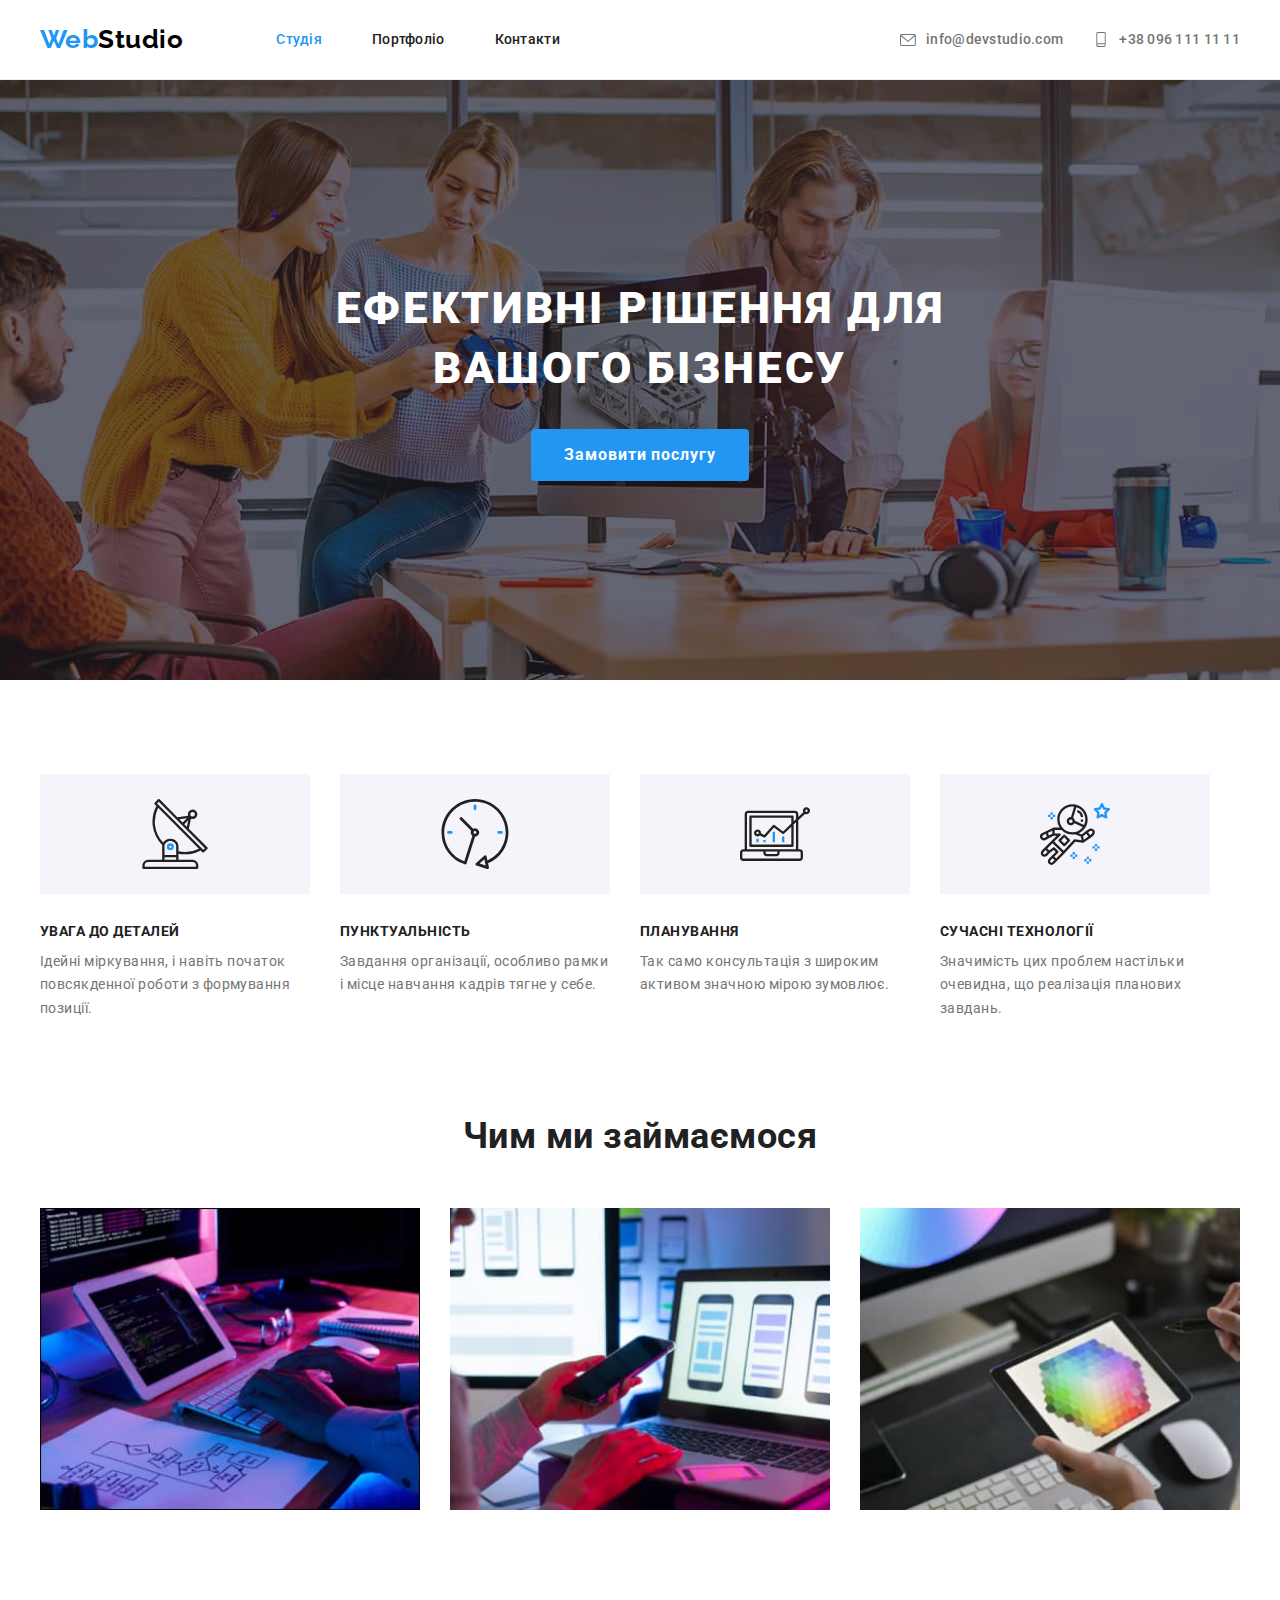
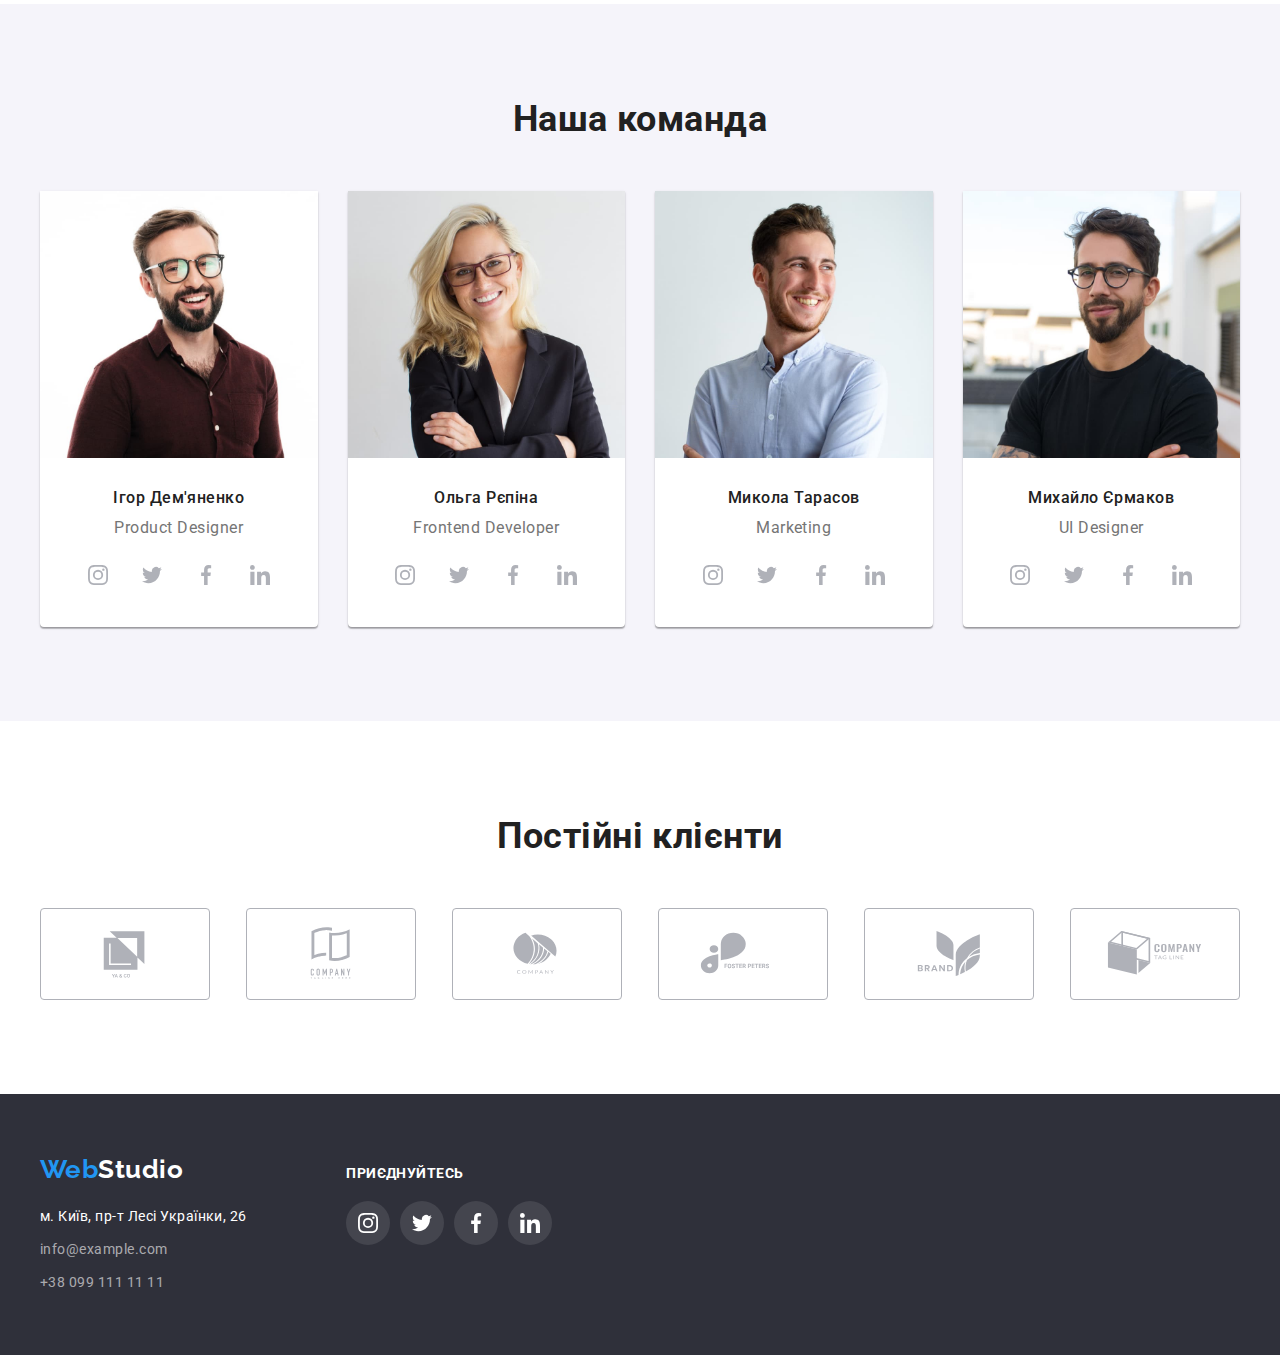
<file: index.html>
<!DOCTYPE html>
<html lang="uk">
    <head>
        <meta charset="UTF-8" />
        <meta http-equiv="X-UA-Compatible" content="IE=edge" />
        <meta name="viewport" content="width=device-width, initial-scale=1.0" />
        <title>Студія</title>
        <link rel="preconnect" href="https://fonts.googleapis.com" />
        <link rel="preconnect" href="https://fonts.gstatic.com" crossorigin />
        <link
            href="https://fonts.googleapis.com/css2?family=Raleway:wght@700&family=Roboto:wght@400;500;700;900&display=swap"
            rel="stylesheet"
        />
        <link
            rel="stylesheet"
            href="https://cdnjs.cloudflare.com/ajax/libs/modern-normalize/1.1.0/modern-normalize.min.css"
        />
        <link rel="stylesheet" href="./css/styles.css" />
    </head>
    <body>
        <header class="header">
            <div class="container main-nav">
                <nav class="header-navigation">
                    <a
                        href="./index.html"
                        target="_blank"
                        rel="noopener norefferer"
                        class="logo__link decoration"
                    >
                        <span class="logo_text">Web</span>Studio
                    </a>
                    <ul class="header__list list">
                        <li class="header__item">
                            <a href="#" class="header__link decoration current"
                                >Студія</a
                            >
                        </li>
                        <li class="header__item">
                            <a
                                href="./portfolio.html"
                                target="_blank"
                                rel="noopener norefferer"
                                class="header__link decoration"
                                >Портфоліо</a
                            >
                        </li>
                        <li class="header__item">
                            <a
                                href="#footer"
                                target="_blank"
                                rel="noopener norefferer"
                                class="header__link decoration"
                                >Контакти</a
                            >
                        </li>
                    </ul>
                </nav>

                <ul class="contacts__list list">
                    <li class="contacts__item">
                        <a
                            href="mailto:info@devstudio.com"
                            target="_blank"
                            rel="noopener norefferer"
                            class="contacts__link decoration"
                        >
                            <svg class="contacts__icon" width="16" height="12">
                                <use
                                    href="./images/sprite.svg#icon-envelope"
                                ></use>
                            </svg>
                            info@devstudio.com</a
                        >
                    </li>
                    <li class="contacts__item">
                        <a
                            href="tel:+380961111111"
                            target="_blank"
                            rel="noopener norefferer"
                            class="contacts__link decoration"
                        >
                            <svg class="contacts__icon" width="16" height="15">
                                <use
                                    href="./images/sprite.svg#icon-smartphone"
                                ></use>
                            </svg>
                            +38 096 111 11 11</a
                        >
                    </li>
                </ul>
            </div>
        </header>
        <main>
            <section class="section hero">
                <div class="container">
                    <h1 class="hero_headling">
                        Ефективні рішення для вашого бізнесу
                    </h1>
                    <button class="button primary-btn" type="button">
                        Замовити послугу
                    </button>
                </div>
            </section>
            <section id="features" class="section features">
                <div class="container">
                    <h2 class="headling visually-hidden">Наші особливості</h2>
                    <ul class="grid list">
                        <li class="grid__item">
                            <div class="thumb">
                                <svg width="70" height="70">
                                    <use
                                        href="./images/sprite.svg#icon-antenna"
                                    ></use>
                                </svg>
                            </div>
                            <h3 class="grid__headling">УВАГА ДО ДЕТАЛЕЙ</h3>
                            <p class="grid__text">
                                Ідейні міркування, і навіть початок<br />повсякденної
                                роботи з формування<br />позиції.
                            </p>
                        </li>
                        <li class="grid__item">
                            <div class="thumb">
                                <svg width="70" height="70">
                                    <use
                                        href="./images/sprite.svg#icon-clock"
                                    ></use>
                                </svg>
                            </div>
                            <h3 class="grid__headling">ПУНКТУАЛЬНІСТЬ</h3>
                            <p class="grid__text">
                                Завдання організації, особливо рамки<br />і
                                місце навчання кадрів тягне у себе.
                            </p>
                        </li>
                        <li class="grid__item">
                            <div class="thumb">
                                <svg width="70" height="70">
                                    <use
                                        href="./images/sprite.svg#icon-diagram"
                                    ></use>
                                </svg>
                            </div>
                            <h3 class="grid__headling">ПЛАНУВАННЯ</h3>
                            <p class="grid__text">
                                Так само консультація з широким<br />активом
                                значною мірою зумовлює.
                            </p>
                        </li>
                        <li class="grid__item">
                            <div class="thumb">
                                <svg width="70" height="70">
                                    <use
                                        href="./images/sprite.svg#icon-astronaut"
                                    ></use>
                                </svg>
                            </div>
                            <h3 class="grid__headling">СУЧАСНІ ТЕХНОЛОГІЇ</h3>
                            <p class="grid__text">
                                Значимість цих проблем настільки<br />очевидна,
                                що реалізація планових<br />завдань.
                            </p>
                        </li>
                    </ul>
                </div>
            </section>
            <section id="specialization" class="section specialization">
                <div class="container">
                    <h2 class="headling">Чим ми займаємося</h2>
                    <ul class="gallery list">
                        <li class="gallery__item">
                            <img
                                src="./images/box_1.jpg"
                                alt="людина пише код"
                                class="gallery__image"
                                width="370"
                            />
                        </li>
                        <li class="gallery__item">
                            <img
                                src="./images/box_2.jpg"
                                alt="людина обирає дизайн екрану мобільного телефона"
                                class="gallery__image"
                                width="370"
                            />
                        </li>
                        <li class="gallery__item">
                            <img
                                src="./images/box_3.jpg"
                                alt="людина обирає кольорову схему на екрані планшету"
                                class="gallery__image"
                                width="370"
                            />
                        </li>
                    </ul>
                </div>
            </section>
            <section class="section our-team">
                <div class="container">
                    <h2 class="headling">Наша команда</h2>
                    <ul class="cards list">
                        <li class="cards__item">
                            <img
                                src="./images/img_1.jpg"
                                alt="Фотографія Ігора Дем'яненко"
                                class="cards_photo"
                                width="270"
                            />
                            <h3 class="cards__headling">Ігор Дем'яненко</h3>
                            <p class="cards__text">Product Designer</p>
                            <ul class="icon_list list">
                                <li class="cards_icon">
                                    <a
                                        href="#"
                                        class="cards__link decoration"
                                        target="_blank"
                                        rel="noopener noreferrer"
                                    >
                                        <svg
                                            class="icon_cards"
                                            width="20"
                                            height="20"
                                        >
                                            <use
                                                href="./images/sprite.svg#icon-instagram"
                                            ></use>
                                        </svg>
                                    </a>
                                </li>
                                <li class="cards_icon">
                                    <a
                                        href="#"
                                        class="cards__link decoration"
                                        target="_blank"
                                        rel="noopener noreferrer"
                                    >
                                        <svg
                                            class="icon_cards"
                                            width="20"
                                            height="20"
                                        >
                                            <use
                                                href="./images/sprite.svg#icon-twitter"
                                            ></use>
                                        </svg>
                                    </a>
                                </li>
                                <li class="cards_icon">
                                    <a
                                        href="#"
                                        class="cards__link decoration"
                                        target="_blank"
                                        rel="noopener noreferrer"
                                    >
                                        <svg
                                            class="icon_cards"
                                            width="20"
                                            height="20"
                                        >
                                            <use
                                                href="./images/sprite.svg#icon-facebook"
                                            ></use>
                                        </svg>
                                    </a>
                                </li>
                                <li class="cards_icon">
                                    <a
                                        href="#"
                                        class="cards__link decoration"
                                        target="_blank"
                                        rel="noopener noreferrer"
                                    >
                                        <svg
                                            class="icon_cards"
                                            width="20"
                                            height="20"
                                        >
                                            <use
                                                href="./images/sprite.svg#icon-linkedin"
                                            ></use>
                                        </svg>
                                    </a>
                                </li>
                            </ul>
                        </li>
                        <li class="cards__item">
                            <img
                                src="./images/img_2.jpg"
                                alt="Фотографія Ольги Рєпіної"
                                class="cards_photo"
                                width="270"
                            />
                            <h3 class="cards__headling">Ольга Рєпіна</h3>
                            <p class="cards__text">Frontend Developer</p>
                            <ul class="icon_list list">
                                <li class="cards_icon">
                                    <a
                                        href="#"
                                        class="cards__link decoration"
                                        target="_blank"
                                        rel="noopener noreferrer"
                                    >
                                        <svg
                                            class="icon_cards"
                                            width="20"
                                            height="20"
                                        >
                                            <use
                                                href="./images/sprite.svg#icon-instagram"
                                            ></use>
                                        </svg>
                                    </a>
                                </li>
                                <li class="cards_icon">
                                    <a
                                        href="#"
                                        class="cards__link decoration"
                                        target="_blank"
                                        rel="noopener noreferrer"
                                    >
                                        <svg
                                            class="icon_cards"
                                            width="20"
                                            height="20"
                                        >
                                            <use
                                                href="./images/sprite.svg#icon-twitter"
                                            ></use>
                                        </svg>
                                    </a>
                                </li>
                                <li class="cards_icon">
                                    <a
                                        href="#"
                                        class="cards__link decoration"
                                        target="_blank"
                                        rel="noopener noreferrer"
                                    >
                                        <svg
                                            class="icon_cards"
                                            width="20"
                                            height="20"
                                        >
                                            <use
                                                href="./images/sprite.svg#icon-facebook"
                                            ></use>
                                        </svg>
                                    </a>
                                </li>
                                <li class="cards_icon">
                                    <a
                                        href="#"
                                        class="cards__link decoration"
                                        target="_blank"
                                        rel="noopener noreferrer"
                                    >
                                        <svg
                                            class="icon_cards"
                                            width="20"
                                            height="20"
                                        >
                                            <use
                                                href="./images/sprite.svg#icon-linkedin"
                                            ></use>
                                        </svg>
                                    </a>
                                </li>
                            </ul>
                        </li>
                        <li class="cards__item">
                            <img
                                src="./images/img_3.jpg"
                                alt="Фотографія Миколи Тарасова"
                                class="cards_photo"
                                width="270"
                            />
                            <h3 class="cards__headling">Микола Тарасов</h3>
                            <p class="cards__text">Marketing</p>
                            <ul class="icon_list list">
                                <li class="cards_icon">
                                    <a
                                        href="#"
                                        class="cards__link decoration"
                                        target="_blank"
                                        rel="noopener noreferrer"
                                    >
                                        <svg
                                            class="icon_cards"
                                            width="20"
                                            height="20"
                                        >
                                            <use
                                                href="./images/sprite.svg#icon-instagram"
                                            ></use>
                                        </svg>
                                    </a>
                                </li>
                                <li class="cards_icon">
                                    <a
                                        href="#"
                                        class="cards__link decoration"
                                        target="_blank"
                                        rel="noopener noreferrer"
                                    >
                                        <svg
                                            class="icon_cards"
                                            width="20"
                                            height="20"
                                        >
                                            <use
                                                href="./images/sprite.svg#icon-twitter"
                                            ></use>
                                        </svg>
                                    </a>
                                </li>
                                <li class="cards_icon">
                                    <a
                                        href="#"
                                        class="cards__link decoration"
                                        target="_blank"
                                        rel="noopener noreferrer"
                                    >
                                        <svg
                                            class="icon_cards"
                                            width="20"
                                            height="20"
                                        >
                                            <use
                                                href="./images/sprite.svg#icon-facebook"
                                            ></use>
                                        </svg>
                                    </a>
                                </li>
                                <li class="cards_icon">
                                    <a
                                        href="#"
                                        class="cards__link decoration"
                                        target="_blank"
                                        rel="noopener noreferrer"
                                    >
                                        <svg
                                            class="icon_cards"
                                            width="20"
                                            height="20"
                                        >
                                            <use
                                                href="./images/sprite.svg#icon-linkedin"
                                            ></use>
                                        </svg>
                                    </a>
                                </li>
                            </ul>
                        </li>
                        <li class="cards__item">
                            <img
                                src="./images/img_4.jpg"
                                alt="Фотографія Михайла Єрмакова"
                                class="cards_photo"
                                width="270"
                            />
                            <h3 class="cards__headling">Михайло Єрмаков</h3>
                            <p class="cards__text">UI Designer</p>
                            <ul class="icon_list list">
                                <li class="cards_icon">
                                    <a
                                        href="#"
                                        class="cards__link decoration"
                                        target="_blank"
                                        rel="noopener noreferrer"
                                    >
                                        <svg
                                            class="icon_cards"
                                            width="20"
                                            height="20"
                                        >
                                            <use
                                                href="./images/sprite.svg#icon-instagram"
                                            ></use>
                                        </svg>
                                    </a>
                                </li>
                                <li class="cards_icon">
                                    <a
                                        href="#"
                                        class="cards__link decoration"
                                        target="_blank"
                                        rel="noopener noreferrer"
                                    >
                                        <svg
                                            class="icon_cards"
                                            width="20"
                                            height="20"
                                        >
                                            <use
                                                href="./images/sprite.svg#icon-twitter"
                                            ></use>
                                        </svg>
                                    </a>
                                </li>
                                <li class="cards_icon">
                                    <a
                                        href="#"
                                        class="cards__link decoration"
                                        target="_blank"
                                        rel="noopener noreferrer"
                                    >
                                        <svg
                                            class="icon_cards"
                                            width="20"
                                            height="20"
                                        >
                                            <use
                                                href="./images/sprite.svg#icon-facebook"
                                            ></use>
                                        </svg>
                                    </a>
                                </li>
                                <li class="cards_icon">
                                    <a
                                        href="#"
                                        class="cards__link decoration"
                                        target="_blank"
                                        rel="noopener noreferrer"
                                    >
                                        <svg
                                            class="icon_cards"
                                            width="20"
                                            height="20"
                                        >
                                            <use
                                                href="./images/sprite.svg#icon-linkedin"
                                            ></use>
                                        </svg>
                                    </a>
                                </li>
                            </ul>
                        </li>
                    </ul>
                </div>
            </section>
            <section class="section clients">
                <div class="container">
                    <h2 class="headling">Постійні клієнти</h2>
                    <ul class="clients__list list">
                        <li class="clients__item">
                            <a
                                href="#"
                                target="_blank"
                                rel="noopener norefferer"
                                class="clients__link"
                            >
                                <svg
                                    class="clients__icon"
                                    width="20"
                                    height="20"
                                >
                                    <use
                                        href="./images/sprite.svg#icon-client1"
                                    ></use>
                                </svg>
                            </a>
                        </li>
                        <li class="clients__item">
                            <a
                                href="#"
                                target="_blank"
                                rel="noopener norefferer"
                                class="clients__link"
                            >
                                <svg
                                    class="clients__icon"
                                    width="20"
                                    height="20"
                                >
                                    <use
                                        href="./images/sprite.svg#icon-client2"
                                    ></use>
                                </svg>
                            </a>
                        </li>
                        <li class="clients__item">
                            <a
                                href="#"
                                target="_blank"
                                rel="noopener norefferer"
                                class="clients__link"
                            >
                                <svg
                                    class="clients__icon"
                                    width="20"
                                    height="20"
                                >
                                    <use
                                        href="./images/sprite.svg#icon-client3"
                                    ></use>
                                </svg>
                            </a>
                        </li>
                        <li class="clients__item">
                            <a
                                href="#"
                                target="_blank"
                                rel="noopener norefferer"
                                class="clients__link"
                            >
                                <svg
                                    class="clients__icon"
                                    width="20"
                                    height="20"
                                >
                                    <use
                                        href="./images/sprite.svg#icon-client4"
                                    ></use>
                                </svg>
                            </a>
                        </li>
                        <li class="clients__item">
                            <a
                                href="#"
                                target="_blank"
                                rel="noopener norefferer"
                                class="clients__link"
                            >
                                <svg
                                    class="clients__icon"
                                    width="20"
                                    height="20"
                                >
                                    <use
                                        href="./images/sprite.svg#icon-client5"
                                    ></use>
                                </svg>
                            </a>
                        </li>
                        <li class="clients__item">
                            <a
                                href="#"
                                target="_blank"
                                rel="noopener norefferer"
                                class="clients__link"
                            >
                                <svg
                                    class="clients__icon"
                                    width="20"
                                    height="20"
                                >
                                    <use
                                        href="./images/sprite.svg#icon-client6"
                                    ></use>
                                </svg>
                            </a>
                        </li>
                    </ul>
                </div>
            </section>
        </main>
        <footer id="footer" class="footer">
            <div class="container footer-wrapper">
                <div class="footer__thumb">
                    <a
                        href="./index.html"
                        target="_blank"
                        rel="noopener norefferer"
                        class="logo__link decoration white"
                    >
                        <span class="logo_text text-logo">Web</span>Studio
                    </a>
                    <address class="footer__address">
                        <ul class="footer_list list">
                            <li class="footer__item white">
                                <a
                                    href="https://www.google.com/maps/search/%D0%BC.+%D0%9A%D0%B8%D1%97%D0%B2,+%D0%BF%D1%80-%D1%82+%D0%9B%D0%B5%D1%81%D1%96+%D0%A3%D0%BA%D1%80%D0%B0%D1%97%D0%BD%D0%BA%D0%B8,+26/@50.4265486,30.536253,17z/data=!3m1!4b1"
                                    target="_blank"
                                    rel="noopener noreferrer"
                                    class="footer__link decoration"
                                >
                                    м. Київ, пр-т Лесі Українки, 26</a
                                >
                            </li>
                            <li class="footer__item">
                                <a
                                    href="mailto:info@example.com"
                                    target="_blank"
                                    rel="noopener noreferrer"
                                    class="footer__link decoration"
                                    >info@example.com</a
                                >
                            </li>
                            <li class="footer__item">
                                <a
                                    href="tel:+380991111111"
                                    target="_blank"
                                    rel="noopener noreferrer"
                                    class="footer__link decoration"
                                    >+38 099 111 11 11</a
                                >
                            </li>
                        </ul>
                    </address>
                </div>
                <div class="join-us">
                    <h2 class="join-us__headling">Приєднуйтесь</h2>
                    <ul class="join-us__list list">
                        <li class="join-us__item">
                            <a
                                href="#"
                                target="_blank"
                                rel="noopener noreferrer"
                                class="join-us__link"
                            >
                                <svg
                                    class="join-us__icon"
                                    width="20"
                                    height="20"
                                >
                                    <use
                                        href="./images/sprite.svg#icon-instagram"
                                    ></use>
                                </svg>
                            </a>
                        </li>
                        <li class="join-us__item">
                            <a
                                href="#"
                                target="_blank"
                                rel="noopener noreferrer"
                                class="join-us__link"
                            >
                                <svg
                                    class="join-us__icon"
                                    width="20"
                                    height="20"
                                >
                                    <use
                                        href="./images/sprite.svg#icon-twitter"
                                    ></use>
                                </svg>
                            </a>
                        </li>
                        <li class="join-us__item">
                            <a
                                href="#"
                                target="_blank"
                                rel="noopener noreferrer"
                                class="join-us__link"
                            >
                                <svg
                                    class="join-us__icon"
                                    width="20"
                                    height="20"
                                >
                                    <use
                                        href="./images/sprite.svg#icon-facebook"
                                    ></use>
                                </svg>
                            </a>
                        </li>
                        <li class="join-us__item">
                            <a
                                href="#"
                                target="_blank"
                                rel="noopener noreferrer"
                                class="join-us__link"
                            >
                                <svg
                                    class="join-us__icon"
                                    width="20"
                                    height="20"
                                >
                                    <use
                                        href="./images/sprite.svg#icon-linkedin"
                                    ></use>
                                </svg>
                            </a>
                        </li>
                    </ul>
                </div>
            </div>
        </footer>
    </body>
</html>
</file>
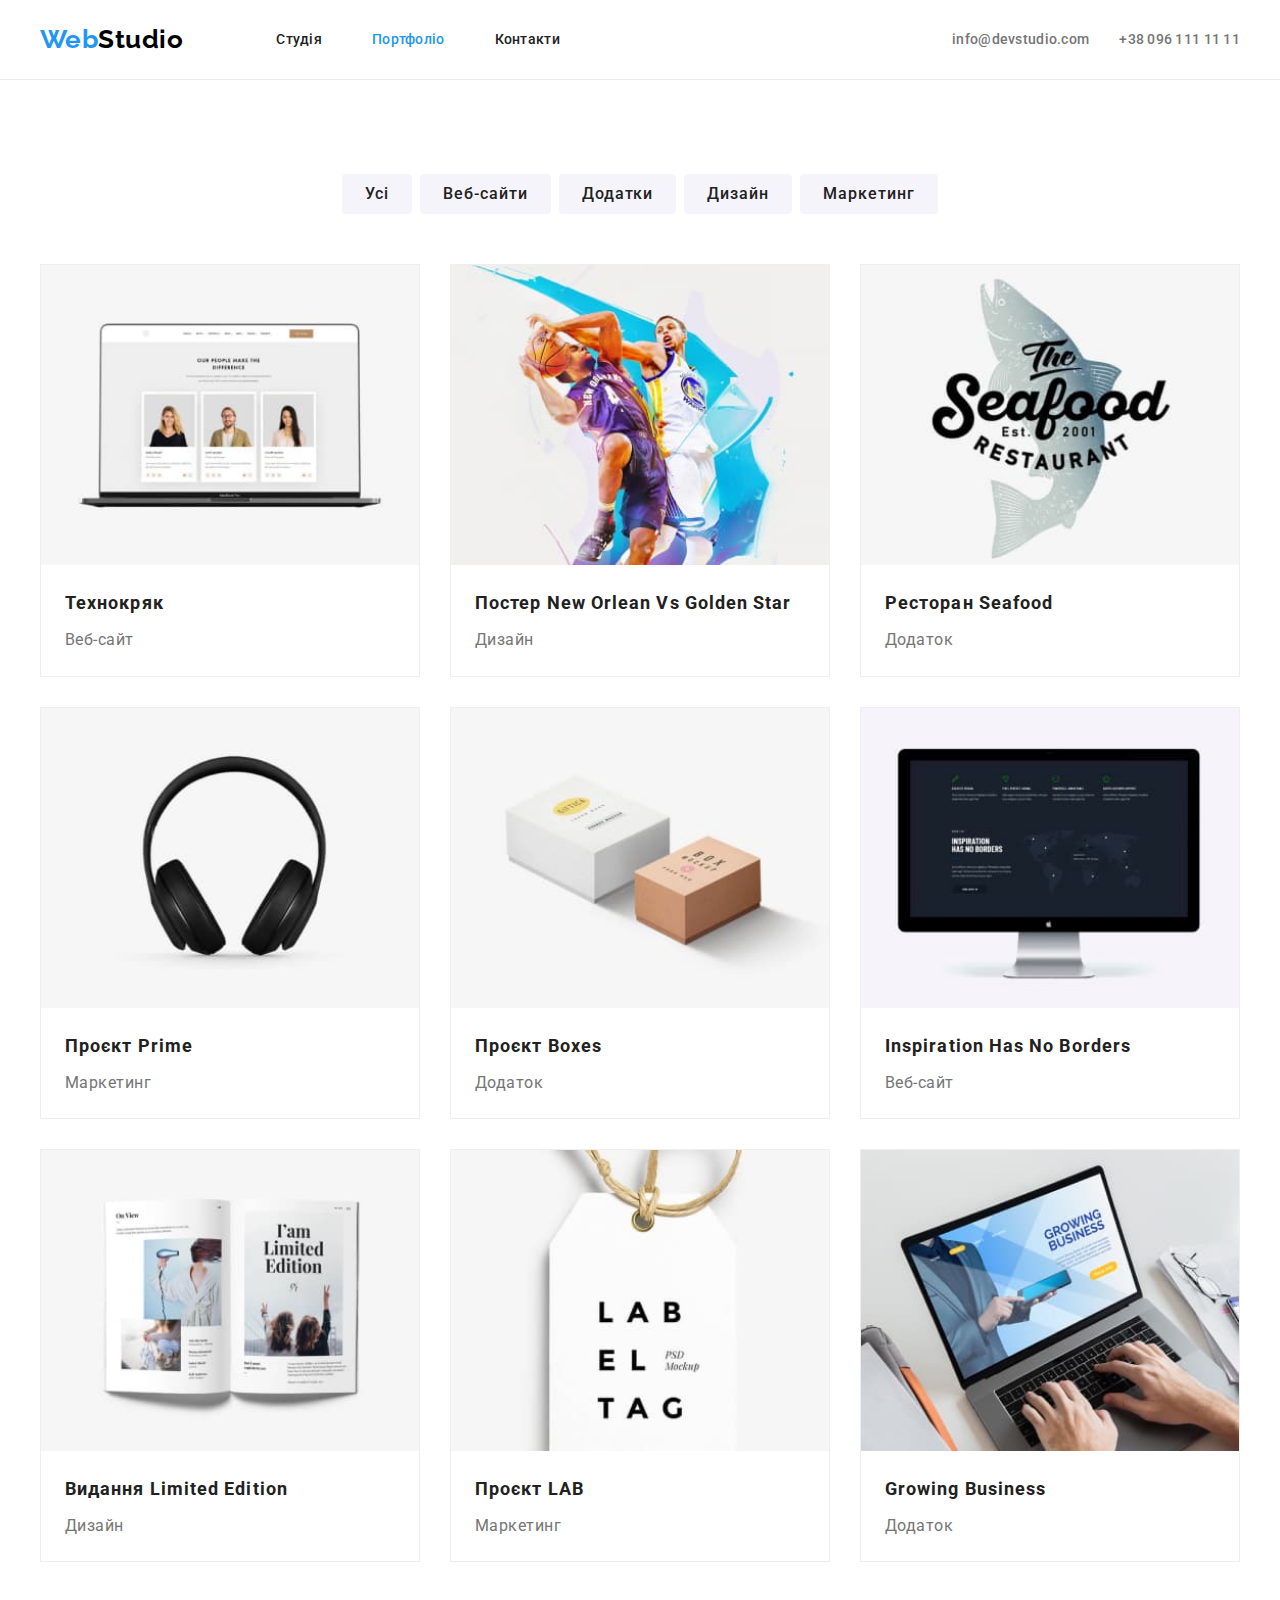
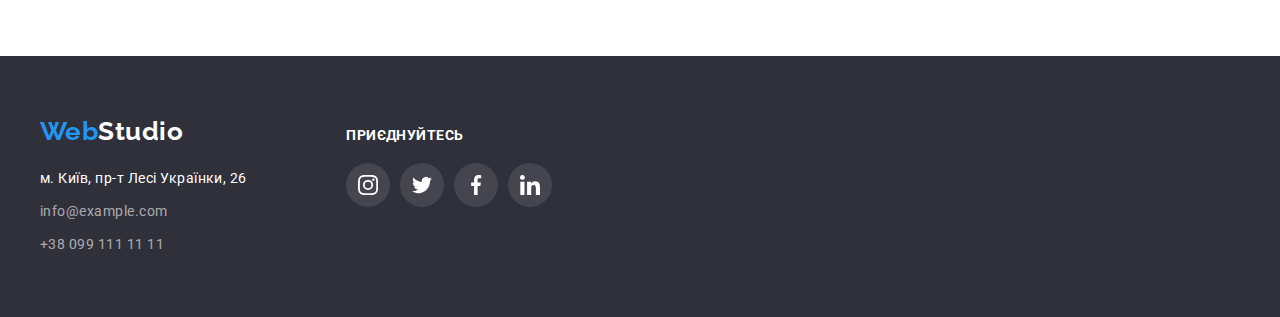
<file: portfolio.html>
<!DOCTYPE html>
<html lang="uk">
    <head>
        <meta charset="UTF-8" />
        <meta http-equiv="X-UA-Compatible" content="IE=edge" />
        <meta name="viewport" content="width=device-width, initial-scale=1.0" />
        <title>Портфоліо</title>
        <link
            href="https://fonts.googleapis.com/css2?family=Raleway:wght@700&family=Roboto:wght@400;500;700;900&display=swap"
            rel="stylesheet"
        />
        <link
            rel="stylesheet"
            href="https://cdnjs.cloudflare.com/ajax/libs/modern-normalize/1.1.0/modern-normalize.min.css"
        />
        <link rel="stylesheet" href="./css/styles.css" />
    </head>
    <body>
        <header class="header">
            <div class="container main-nav">
                <nav class="header-navigation">
                    <a href="./index.html" class="logo__link decoration">
                        <span class="logo_text">Web</span>Studio
                    </a>
                    <ul class="header__list list">
                        <li class="header__item">
                            <a
                                href="./index.html"
                                class="header__link decoration"
                                >Студія</a
                            >
                        </li>
                        <li class="header__item">
                            <a
                                href="#features"
                                class="header__link decoration current"
                                >Портфоліо</a
                            >
                        </li>
                        <li class="header__item">
                            <a href="#footer" class="header__link decoration"
                                >Контакти</a
                            >
                        </li>
                    </ul>
                </nav>

                <ul class="contacts__list list">
                    <li class="contacts__item">
                        <a
                            href="mailto:info@devstudio.com"
                            class="contacts__link decoration"
                        >
                            info@devstudio.com</a
                        >
                    </li>
                    <li class="contacts__item">
                        <a
                            href="tel:+380961111111"
                            class="contacts__link decoration"
                        >
                            +38 096 111 11 11</a
                        >
                    </li>
                </ul>
            </div>
        </header>
        <main>
            <section id="Portfolio" class="section portfolio">
                <div class="container">
                    <h1 class="visually-hidden">Портфоліо проектів</h1>
                    <ul class="filter_pannel list">
                        <li class="filter_item">
                            <button class="button secondary-btn" type="button">
                                Усі
                            </button>
                        </li>
                        <li class="filter_item">
                            <button class="button secondary-btn" type="button">
                                Веб-сайти
                            </button>
                        </li>
                        <li class="filter_item">
                            <button class="button secondary-btn" type="button">
                                Додатки
                            </button>
                        </li>
                        <li class="filter_item">
                            <button class="button secondary-btn" type="button">
                                Дизайн
                            </button>
                        </li>
                        <li class="filter_item">
                            <button class="button secondary-btn" type="button">
                                Маркетинг
                            </button>
                        </li>
                    </ul>
                    <ul class="portfolio-list list">
                        <li class="portfolio-list__item">
                            <a
                                href="#"
                                class="portfolio-list__link decoration"
                                target="_blank"
                                rel="noopener noreferrer"
                            >
                                <img
                                    src="./images/project1.jpg"
                                    alt="Картки співробітників зображені на екрані ноутбука"
                                    class="portfolio-list__photo"
                                    width="270"
                                />
                                <div class="wrapper">
                                    <h2 class="portfolio-list__headling">
                                        Технокряк
                                    </h2>
                                    <p class="portfolio-list__text">Веб-сайт</p>
                                </div>
                            </a>
                        </li>
                        <li class="portfolio-list__item">
                            <a
                                href="#"
                                class="portfolio-list__link decoration"
                                target="_blank"
                                rel="noopener noreferrer"
                            >
                                <img
                                    src="./images/project2.jpg"
                                    alt="Двоє чоловіків грають у баскетболл"
                                    class="portfolio-list__photo"
                                    width="270"
                                />
                                <div class="wrapper">
                                    <h2 class="portfolio-list__headling">
                                        Постер New Orlean vs Golden Star
                                    </h2>
                                    <p class="portfolio-list__text">Дизайн</p>
                                </div>
                            </a>
                        </li>
                        <li class="portfolio-list__item">
                            <a href="#" class="portfolio-list__link decoration">
                                <img
                                    src="./images/project3.jpg"
                                    alt="Постер з назвою ресторану"
                                    class="portfolio-list__photo"
                                    width="270"
                                />
                                <div class="wrapper">
                                    <h2 class="portfolio-list__headling">
                                        Ресторан Seafood
                                    </h2>
                                    <p class="portfolio-list__text">Додаток</p>
                                </div>
                            </a>
                        </li>
                        <li class="portfolio-list__item">
                            <a
                                href="#"
                                class="portfolio-list__link decoration"
                                target="_blank"
                                rel="noopener noreferrer"
                            >
                                <img
                                    src="./images/project4.jpg"
                                    alt="Навушники"
                                    class="portfolio-list__photo"
                                    width="270"
                                />
                                <div class="wrapper">
                                    <h2 class="portfolio-list__headling">
                                        Проєкт Prime
                                    </h2>
                                    <p class="portfolio-list__text">
                                        Маркетинг
                                    </p>
                                </div>
                            </a>
                        </li>
                        <li class="portfolio-list__item">
                            <a
                                href="#"
                                class="portfolio-list__link decoration"
                                target="_blank"
                                rel="noopener noreferrer"
                            >
                                <img
                                    src="./images/project5.jpg"
                                    alt="Дві коробки"
                                    class="portfolio-list__photo"
                                    width="270"
                                />
                                <div class="wrapper">
                                    <h2 class="portfolio-list__headling">
                                        Проєкт Boxes
                                    </h2>
                                    <p class="portfolio-list__text">Додаток</p>
                                </div>
                            </a>
                        </li>
                        <li class="portfolio-list__item">
                            <a
                                href="#"
                                class="portfolio-list__link decoration"
                                target="_blank"
                                rel="noopener noreferrer"
                            >
                                <img
                                    src="./images/project6.jpg"
                                    alt="Монітор"
                                    class="portfolio-list__photo"
                                    width="270"
                                />
                                <div class="wrapper">
                                    <h2 class="portfolio-list__headling">
                                        Inspiration has no Borders
                                    </h2>
                                    <p class="portfolio-list__text">Веб-сайт</p>
                                </div>
                            </a>
                        </li>
                        <li class="portfolio-list__item">
                            <a
                                href="#"
                                class="portfolio-list__link decoration"
                                target="_blank"
                                rel="noopener noreferrer"
                            >
                                <img
                                    src="./images/project7.jpg"
                                    alt="Розгорнута книга"
                                    class="portfolio-list__photo"
                                    width="270"
                                />
                                <div class="wrapper">
                                    <h2 class="portfolio-list__headling">
                                        Видання Limited Edition
                                    </h2>
                                    <p class="portfolio-list__text">Дизайн</p>
                                </div>
                            </a>
                        </li>
                        <li class="portfolio-list__item">
                            <a
                                href="#"
                                class="portfolio-list__link decoration"
                                target="_blank"
                                rel="noopener noreferrer"
                            >
                                <img
                                    src="./images/project8.jpg"
                                    alt="Бірка"
                                    class="portfolio-list__photo"
                                    width="270"
                                />
                                <div class="wrapper">
                                    <h2 class="portfolio-list__headling">
                                        Проєкт LAB
                                    </h2>
                                    <p class="portfolio-list__text">
                                        Маркетинг
                                    </p>
                                </div>
                            </a>
                        </li>
                        <li class="portfolio-list__item">
                            <a
                                href="#"
                                class="portfolio-list__link decoration"
                                target="_blank"
                                rel="noopener noreferrer"
                            >
                                <img
                                    src="./images/project9.jpg"
                                    alt="Руки людини, що друкує щось на ноутбуці"
                                    class="portfolio-list__photo"
                                    width="270"
                                />
                                <div class="wrapper">
                                    <h2 class="portfolio-list__headling">
                                        Growing Business
                                    </h2>
                                    <p class="portfolio-list__text">Додаток</p>
                                </div>
                            </a>
                        </li>
                    </ul>
                </div>
            </section>
        </main>
        <footer id="footer" class="footer">
            <div class="container footer-wrapper">
                <div class="footer__thumb">
                    <a
                        href="./index.html"
                        target="_blank"
                        rel="noopener norefferer"
                        class="logo__link decoration white"
                    >
                        <span class="logo_text text-logo">Web</span>Studio
                    </a>
                    <address class="footer__address">
                        <ul class="footer_list list">
                            <li class="footer__item white">
                                <a
                                    href="https://www.google.com/maps/search/%D0%BC.+%D0%9A%D0%B8%D1%97%D0%B2,+%D0%BF%D1%80-%D1%82+%D0%9B%D0%B5%D1%81%D1%96+%D0%A3%D0%BA%D1%80%D0%B0%D1%97%D0%BD%D0%BA%D0%B8,+26/@50.4265486,30.536253,17z/data=!3m1!4b1"
                                    target="_blank"
                                    rel="noopener noreferrer"
                                    class="footer__link decoration"
                                >
                                    м. Київ, пр-т Лесі Українки, 26</a
                                >
                            </li>
                            <li class="footer__item">
                                <a
                                    href="mailto:info@example.com"
                                    target="_blank"
                                    rel="noopener noreferrer"
                                    class="footer__link decoration"
                                    >info@example.com</a
                                >
                            </li>
                            <li class="footer__item">
                                <a
                                    href="tel:+380991111111"
                                    target="_blank"
                                    rel="noopener noreferrer"
                                    class="footer__link decoration"
                                    >+38 099 111 11 11</a
                                >
                            </li>
                        </ul>
                    </address>
                </div>
                <div class="join-us">
                    <h2 class="join-us__headling">Приєднуйтесь</h2>
                    <ul class="join-us__list list">
                        <li class="join-us__item">
                            <a
                                href="#"
                                target="_blank"
                                rel="noopener noreferrer"
                                class="join-us__link"
                            >
                                <svg
                                    class="join-us__icon"
                                    width="20"
                                    height="20"
                                >
                                    <use
                                        href="./images/sprite.svg#icon-instagram"
                                    ></use>
                                </svg>
                            </a>
                        </li>
                        <li class="join-us__item">
                            <a
                                href="#"
                                target="_blank"
                                rel="noopener noreferrer"
                                class="join-us__link"
                            >
                                <svg
                                    class="join-us__icon"
                                    width="20"
                                    height="20"
                                >
                                    <use
                                        href="./images/sprite.svg#icon-twitter"
                                    ></use>
                                </svg>
                            </a>
                        </li>
                        <li class="join-us__item">
                            <a
                                href="#"
                                target="_blank"
                                rel="noopener noreferrer"
                                class="join-us__link"
                            >
                                <svg
                                    class="join-us__icon"
                                    width="20"
                                    height="20"
                                >
                                    <use
                                        href="./images/sprite.svg#icon-facebook"
                                    ></use>
                                </svg>
                            </a>
                        </li>
                        <li class="join-us__item">
                            <a
                                href="#"
                                target="_blank"
                                rel="noopener noreferrer"
                                class="join-us__link"
                            >
                                <svg
                                    class="join-us__icon"
                                    width="20"
                                    height="20"
                                >
                                    <use
                                        href="./images/sprite.svg#icon-linkedin"
                                    ></use>
                                </svg>
                            </a>
                        </li>
                    </ul>
                </div>
            </div>
        </footer>
    </body>
</html>
</file>
<file: css/styles.css>
:root {
    --primary-black-color: #000000;
    --title-text-color: #212121;
    --primary-text-color: #757575;
    --primary-white-color: #FFFFFF;
    --accent-color: #2196F3;
    --secondary-text-color: rgba(255, 255, 255, 0.6);
    --background-dark-color:#2F303A;
    --background-light-color:#F5F5F5;
    --background-grey-color: #F5F4FA;
}

h1, h2, h3, h4, p {   margin-top: 0;   margin-bottom: 0; }  ul, ol {   margin-top: 0;   margin-bottom: 0;   padding-left: 0; } 

.decoration {   
    text-decoration: none; 
}  

.list {   
    list-style: none; 
}

html {
    box-sizing: border-box;
} 

  *,
  *::before,
  *::after {
    box-sizing: inherit;
}  

body {
    color: var(--title-text-color);
    font-family: Roboto, sans-serif;
    letter-spacing: 0.03em;
}

/* Common styles */
.container {
    max-width: 1230px;
    width: 100%;
    margin: 0 auto;
    padding: 0 15px;
}

/* STUDIO PAGE */
/* header styles */
.header {
    padding-top: 24px;
    padding-bottom: 24px;
    border-bottom: 1px solid #ECECEC;
}

.main-nav {
    display: flex;
    align-items: center;
}

.header-navigation {
    display: flex;
    align-items: center;
    color: var(--title-text-color);
}

.logo__link {
    margin-right: 93px;
    color: var(--primary-black-color);
    font-family: Raleway, sans-serif;
    font-weight: 700;
    font-size: 26px;
    line-height: 1.2;
}

.logo_text {
    color: var(--accent-color);
}

.header__list {
    display: flex;
}

.header__item:not(:last-child) {
    padding-right: 50px;
}

.header__link {
    display: block;
    color: var(--title-text-color);
    font-weight: 500;
    font-size: 14px;
    line-height: 1.1;
    letter-spacing: 0.02em;
}

.header__link:hover, 
.header__link:focus,
.contacts__link:hover,
.contacts__link:focus {
    color: var(--accent-color);
    cursor: pointer;
}

.header__link.current {
    color: var(--accent-color);
}

.contacts__list {
    display: flex;
    margin-left: auto;
}

.contacts__item {
    list-style: none;
}

.contacts__item + .contacts__item {
    margin-left: 30px;
}

.contacts__link {
    display: flex;
    align-items: center;
    color: var(--primary-text-color);
    text-decoration: none;
    font-weight: 500;
    font-size: 14px;
    line-height: 1.1;
    letter-spacing: 0.02em;
}

.contacts__link:hover,
.contacts__link:focus {
    color: var(--accent-color);
}

/* .contacts__icon:hover,
.contacts__icon:focus {
    fill: var(--accent-color);
} */
.contacts__icon {
    fill: #757575;
}

.contacts__link:hover .contacts__icon,
.contacts__link:focus .contacts__icon {
    fill: var(--accent-color);
}

.contacts__icon:nth-child(1) {
    margin-right: 10px;
}

.contacts__icon:nth-child(2) {
    width: 10px;
    height: 16px;
    margin-right: 10px;
}


/* Main content */

/* Section common properties */
.section {
    padding: 94px 0;
}

.headling {
    display: inline-block;
    margin-bottom: 50px;
    font-weight: 700;
    font-size: 36px;
    line-height: 1.2;
    text-align: center;
}

/* Hero section */
.hero {
    display: flex;
    max-width: 1600px;
    height: 600px;
    align-items: center;
    text-align: center;
    margin-left: auto;
    margin-right: auto;
    background-color: var(--background-dark-color);
    background-image: linear-gradient(rgba(47, 48, 58, 0.4), rgba(47, 48, 58, 0.4)), url(../images/background.jpg);
    background-position: center;
    background-repeat: no-repeat;
    background-size: cover;
    color: var(--primary-white-color);
}

.hero_headling {
    max-width: 696px;
    margin: auto;
    margin-bottom: 30px;
    font-weight: 900;
    font-size: 44px;
    line-height: 1.36;
    letter-spacing: 0.06em;
    text-transform: uppercase;
}

.button {
    display: inline-block;
    padding: 10px 32px;
    color: inherit;
    background-color: var(--accent-color);
    font-weight: 700;
    font-size: 16px;
    line-height: 1.9;
    text-align: center;
    letter-spacing: 0.06em;
    border: 1px solid transparent;
    border-radius: 4px;
}

.button .primary-btn {
    min-width: 216px;
}

.button:hover,
.button:focus {
    background-color: var(--background-grey-color);
    color: var(--title-text-color);
    box-shadow: 0px 4px 4px rgba(0, 0, 0, 0.15);
}

/* Features section */
.features {
    padding-bottom: 47px;
}

.visually-hidden {
    position: absolute;
    white-space: nowrap;
    width: 1px;
    height: 1px;
    overflow: hidden;
    border: 0;
    padding: 0;
    clip: rect(0 0 0 0);
    clip-path: inset(50%);
    margin: -1px;
}

.grid {
    display: flex;
    color: var(--primary-text-color);
}

.grid__item {
    width: 270px;
    margin-right: 30px;
}

.grid__item:nth-child(4n) {
    margin-right: 0;
}

.grid__headling {
    margin-top: 30px;
    margin-bottom: 10px;
    color: var(--title-text-color);
    font-weight: 700;
    font-size: 14px;
    line-height: 1.1;
    text-transform: uppercase;
}

.grid__text {
    color: inherit;
    font-weight: 400;
    font-size: 14px;
    line-height: 1.7;
}

.thumb {
    display: flex;
    height: 120px;
    justify-content: center;
    align-items: center;
    margin-right: 0;
    background-color: var(--background-grey-color);
}

/* Specialization section */
.specialization {
    padding-top: 47px;
    text-align: center;
}

.gallery {
    display: flex;
    color: var(--primary-text-color);
}

.gallery__item {
    width: calc((100% - 2*30px)/ 3);
    margin-right: 30px;
}

.gallery__item:nth-child(3n) {
    margin-right: 0;
}

.gallery__image {
    display: block;
    width: 100%;
}

/* Our Team section */
.our-team {
    text-align: center;
    background-color: var(--background-grey-color);
}

.cards {
    display: flex;
    color: var(--primary-text-color);
}

.cards__item {
    width: calc((100% - 3*30px) / 4);
    margin-right: 30px;
    padding-bottom: 30px;
    background-color: var(--primary-white-color);
    box-shadow: 0px 1px 3px rgba(0, 0, 0, 0.12), 0px 1px 1px rgba(0, 0, 0, 0.14), 0px 2px 1px rgba(0, 0, 0, 0.2);
    border-radius: 0px 0px 4px 4px;
}

.cards__item:nth-child(4n) {
    margin-right: 0;
}

.cards_photo {
    display: block;
    width: 100%;
}

.cards__headling {
    margin-top: 30px;
    color: var(--title-text-color);
    font-weight: 500;
    font-size: 16px;
    line-height: 1.2;
    text-align: center;
}

.cards__text {
    margin-top: 10px;
    color: inherit;
    font-weight: 400;
    font-size: 16px;
    line-height: 1.2;
    text-align: center;
}

.icon_list {
    display: flex;
    justify-content: center;
    margin-top: 16px;
}
.cards__link {
    display: flex;
    align-items: center;
    justify-content: center;
    width: 44px;
    height: 44px;
    border-radius: 50%;
}

.cards_icon:not(:last-child) {
    margin-right: 10px;
}
    

.cards__link:hover,
.cards__link:focus {
    background-color: var(--accent-color);
}

.icon_cards {
    fill: #afb1b8;
}

.cards__link:hover .icon_cards,
.cards__link:focus .icon_cards {
    fill: #FFFFFF;
}

/* Clients section */
.clients {
    text-align: center;
}


.clients__list {
    display: flex;
    justify-content: space-between;
}

.clients__link {
    display: flex;
    justify-content: center;
    align-items: center;
    width: 170px;
    height: 92px;
    border: 1px solid #AFB1B8;
    border-radius: 4px;
}
.clients__link:hover,
.clients__link:focus {
    border-color: var(--accent-color);
    outline-color: var(--accent-color);
    fill: var(--accent-color);
}

.clients__link:hover .clients__icon,
.clients__link:focus .clients__icon {
    fill: inherit;
}

.clients__icon {
    width: 106px;
    height: 60px;
    fill: #afb1b8;
}

/* Footer styles */
.footer {
    display: flex;
    padding: 60px 0;
    background-color: var(--background-dark-color);
}

.white {
    color: var(--primary-white-color);
}

.text-logo {
    color: var(--accent-color);
}

.footer-wrapper {
    display: flex;
    align-items: baseline;
}

.footer_thumb {
    display: flex;
}

.footer__address {
    width: 231px;
    margin-top: 20px;
    color: var(--secondary-text-color);
}

.footer_list {
    display: flex;
    flex-direction: column;
}

.footer__item:not(:last-child) {
    margin-bottom: 9px;
}

.footer__item:hover,
.footer__item:focus {
    color: var(--accent-color);
    cursor: pointer;
}

.footer__link {
    color: inherit;
    text-decoration: none;
    font-style: normal;
    font-weight: 400;
    font-size: 14px;
    line-height: 1.7;
}

.footer__link:hover,
.footer__link:focus {
 color: var(--accent-color);
}

.join-us {
    width: 231px;
    margin-left: 70px;
    text-align: start;
    color: var(--primary-white-color);
}

.join-us__headling {
    margin-bottom: 20px;
    font-weight: 700;
    font-size: 14px;
    line-height: 16px;
    letter-spacing: 0.03em;
    text-transform: uppercase;
}

.join-us__list {
    display: flex;
}

.join-us__link {
    display: flex;
    align-items: center;
    justify-content: center;
    width: 44px;
    height: 44px;
    border-radius: 50%;
    background-color: rgba(255, 255, 255, 0.1);
}

.join-us__link:hover,
.join-us__link:focus {
    background-color: var(--accent-color);
}

.join-us__item:not(:first-child) {
    margin-left: 10px;
}

.join-us__icon {
    fill: var(--primary-white-color);
}

/*PORTFOLIO PAGE */

/* Projects section */
.portfolio {
    text-align: center;
}

.filter_pannel {
    display: flex;
    justify-content: center;
}

.filter_item:not(:last-child) {
    margin-right: 8px;
}

.button.secondary-btn {
    display: inline-block;
    padding: 6px 22px;
    background-color: var(--background-grey-color);
    color: var(--title-text-color);
    font-weight: 500;
    font-size: 16px;
    line-height: 1.6;
    text-align: center;
}

.button.secondary-btn:hover,
.button.secondary-btn:focus {
    background-color: var(--accent-color);
    color: var(--primary-white-color);
}

.portfolio-list {
    display: flex;
    flex-wrap: wrap;
    margin-top: 50px;
    color: var(--primary-text-color);
}

.portfolio-list__item {
    width: calc((100% - 2*30px) / 3);
    text-align: left;
    margin-right: 30px;
    margin-bottom: 30px;
    border: 1px solid #EEEEEE;
}

.portfolio-list__link {
    width: 100%;
}

.portfolio-list__item:hover,
.portfolio-list__item:focus {
    box-shadow: 0px 1px 1px rgba(0, 0, 0, 0.12), 0px 4px 4px rgba(0, 0, 0, 0.06), 1px 4px 6px rgba(0, 0, 0, 0.16);
}

.portfolio-list__item:nth-child(3n) {
    margin-right: 0;
}

.portfolio-list__item:nth-last-child(-n + 3) {
    margin-bottom: 0;
}

.portfolio-list__photo {
    display: block;
    width: 100%;
}

.wrapper {
    padding: 20px 24px;
}

.portfolio-list__headling {
    color: var(--title-text-color);
    font-weight: 700;
    font-size: 18px;
    line-height: 2;
    letter-spacing: 0.06em;
    text-transform: capitalize;
}

.portfolio-list__text {
    margin-top: 4px;
    color: var(--primary-text-color);
    font-weight: 400;
    font-size: 16px;
    line-height: 1.9;
}
</file>
